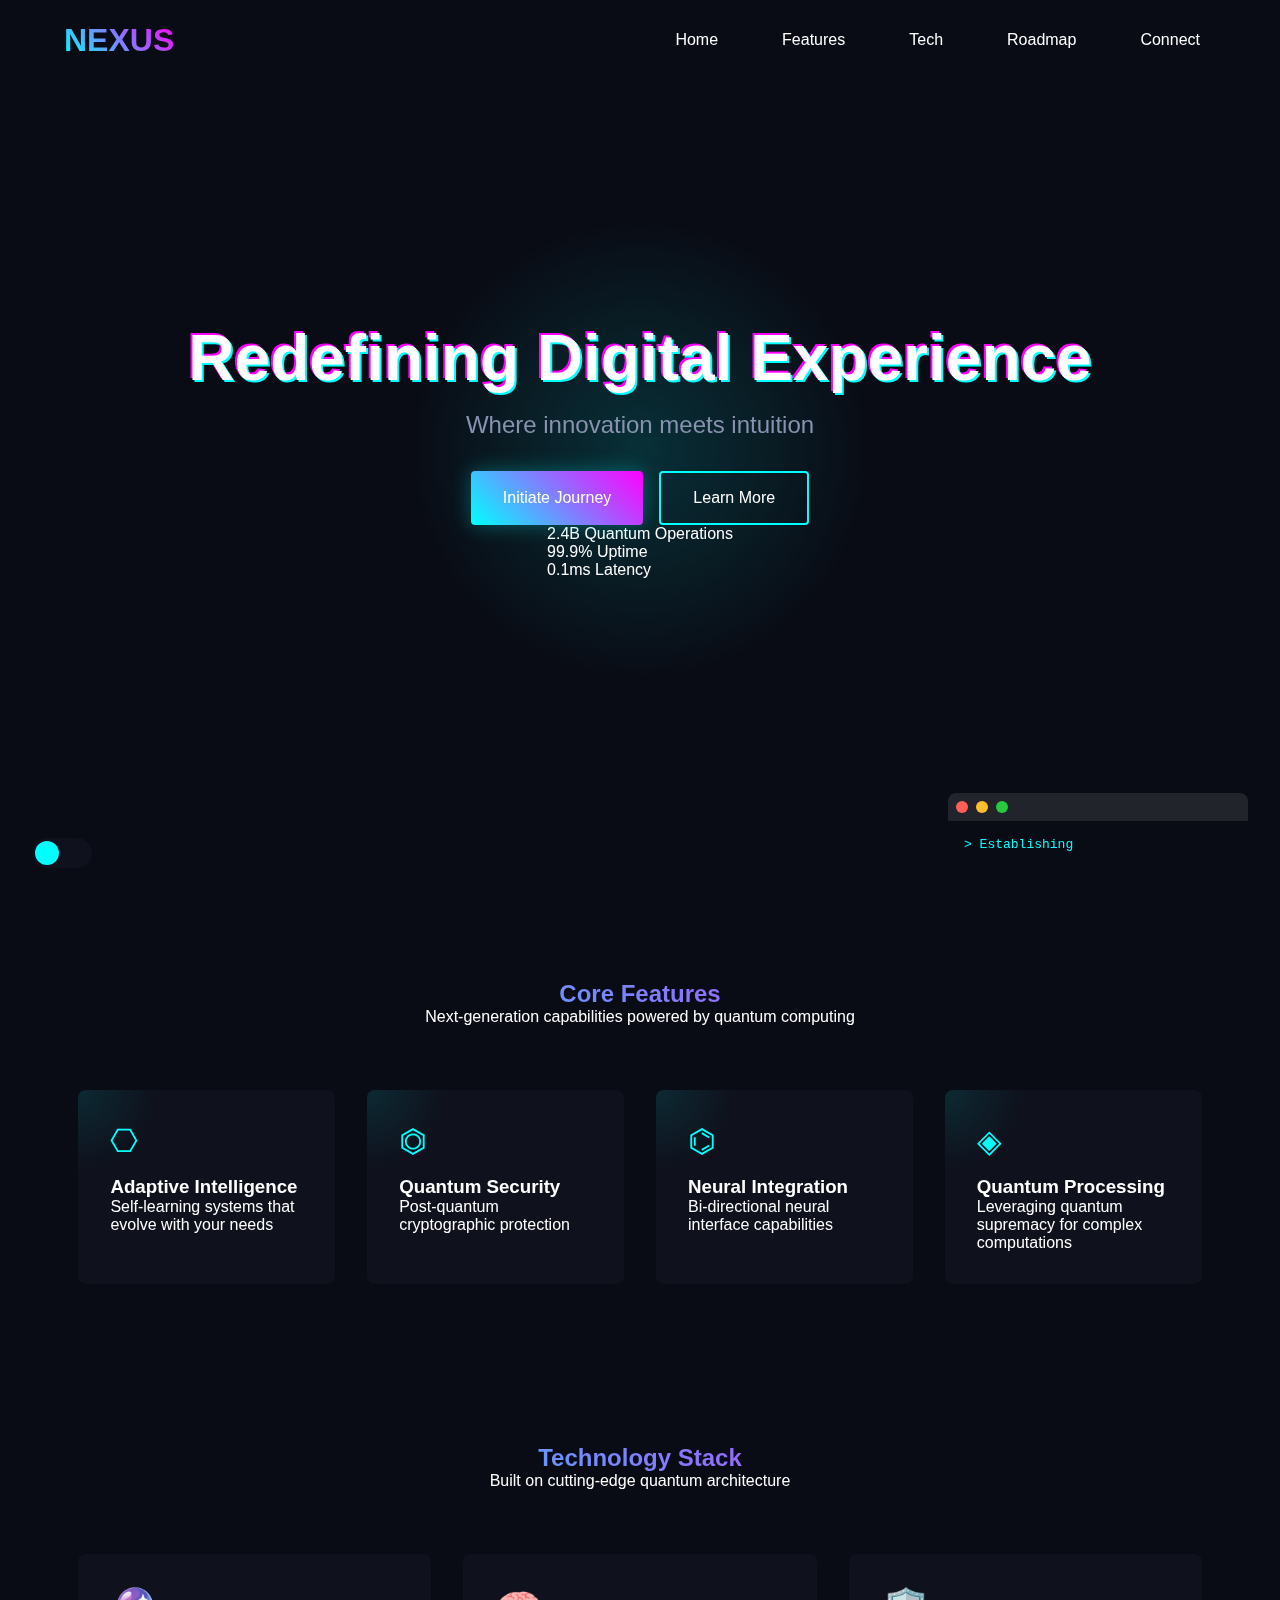
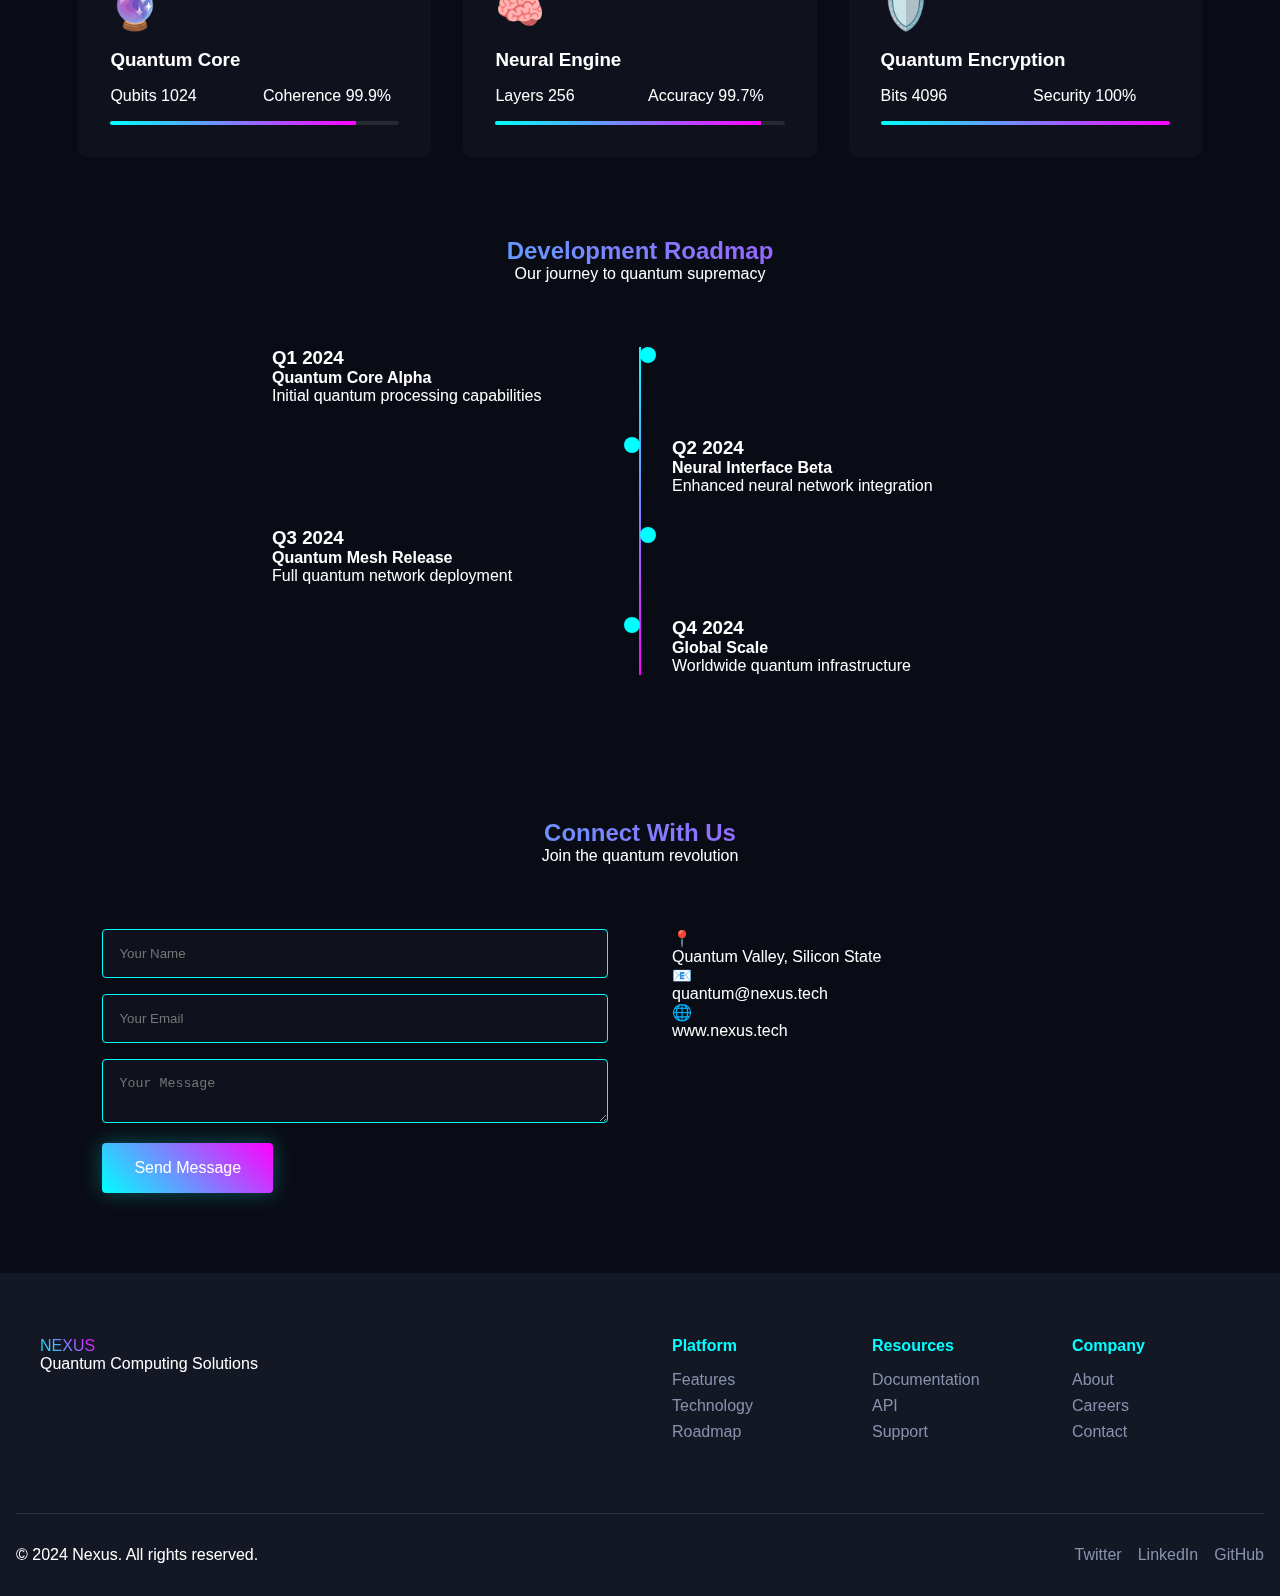
<file: index.html>
<!DOCTYPE html>
<html lang="en">
<head>
    <meta charset="UTF-8">
    <meta name="viewport" content="width=device-width, initial-scale=1.0">
    <title>Next-Gen Interface</title>
    <link rel="stylesheet" href="styles.css">
</head>
<body>
    <!-- Dynamic Background Elements -->
    <div class="morphing-background"></div>
    
    <!-- Smart Navigation -->
    <nav class="cyber-nav">
        <div class="nav-brand">
            <span class="gradient-text">NEXUS</span>
        </div>
        <div class="nav-menu">
            <a href="index.html" class="nav-link">Home</a>
            <a href="features.html" class="nav-link">Features</a>
            <a href="tech.html" class="nav-link">Tech</a>
            <a href="roadmap.html" class="nav-link">Roadmap</a>
            <a href="connect.html" class="nav-link">Connect</a>
        </div>
    </nav>

    <!-- Holographic Hero Section -->
    <section id="home" class="hologram-hero">
        <div class="hero-content">
            <h1 class="glitch-text">Redefining Digital Experience</h1>
            <p class="hero-subtext">Where innovation meets intuition</p>
            <div class="hero-buttons">
                <button class="neon-button">Initiate Journey</button>
                <button class="ghost-button">Learn More</button>
            </div>
        </div>
        <div class="floating-orb"></div>
        <div class="hero-stats">
            <div class="stat-item">
                <span class="stat-number">2.4B</span>
                <span class="stat-label">Quantum Operations</span>
            </div>
            <div class="stat-item">
                <span class="stat-number">99.9%</span>
                <span class="stat-label">Uptime</span>
            </div>
            <div class="stat-item">
                <span class="stat-number">0.1ms</span>
                <span class="stat-label">Latency</span>
            </div>
        </div>
    </section>

    <!-- Interactive Feature Grid -->
    <section id="features" class="matrix-grid">
        <div class="section-header">
            <h2 class="gradient-text">Core Features</h2>
            <p>Next-generation capabilities powered by quantum computing</p>
        </div>
        <div class="grid-container">
            <div class="grid-item">
                <div class="item-content">
                    <div class="hex-icon">⎔</div>
                    <h3>Adaptive Intelligence</h3>
                    <p>Self-learning systems that evolve with your needs</p>
                </div>
            </div>
            <div class="grid-item">
                <div class="item-content">
                    <div class="hex-icon">⏣</div>
                    <h3>Quantum Security</h3>
                    <p>Post-quantum cryptographic protection</p>
                </div>
            </div>
            <div class="grid-item">
                <div class="item-content">
                    <div class="hex-icon">⌬</div>
                    <h3>Neural Integration</h3>
                    <p>Bi-directional neural interface capabilities</p>
                </div>
            </div>
            <div class="grid-item">
                <div class="item-content">
                    <div class="hex-icon">◈</div>
                    <h3>Quantum Processing</h3>
                    <p>Leveraging quantum supremacy for complex computations</p>
                </div>
            </div>
        </div>
    </section>

    <!-- Technology Stack -->
    <section id="tech" class="tech-stack">
        <div class="section-header">
            <h2 class="gradient-text">Technology Stack</h2>
            <p>Built on cutting-edge quantum architecture</p>
        </div>
        <div class="tech-grid">
            <div class="tech-card">
                <div class="tech-icon">🔮</div>
                <h3>Quantum Core</h3>
                <div class="tech-stats">
                    <div class="stat">
                        <span class="label">Qubits</span>
                        <span class="value">1024</span>
                    </div>
                    <div class="stat">
                        <span class="label">Coherence</span>
                        <span class="value">99.9%</span>
                    </div>
                </div>
                <div class="progress-bar">
                    <div class="progress" style="width: 85%"></div>
                </div>
            </div>
            <div class="tech-card">
                <div class="tech-icon">🧠</div>
                <h3>Neural Engine</h3>
                <div class="tech-stats">
                    <div class="stat">
                        <span class="label">Layers</span>
                        <span class="value">256</span>
                    </div>
                    <div class="stat">
                        <span class="label">Accuracy</span>
                        <span class="value">99.7%</span>
                    </div>
                </div>
                <div class="progress-bar">
                    <div class="progress" style="width: 92%"></div>
                </div>
            </div>
            <div class="tech-card">
                <div class="tech-icon">🛡️</div>
                <h3>Quantum Encryption</h3>
                <div class="tech-stats">
                    <div class="stat">
                        <span class="label">Bits</span>
                        <span class="value">4096</span>
                    </div>
                    <div class="stat">
                        <span class="label">Security</span>
                        <span class="value">100%</span>
                    </div>
                </div>
                <div class="progress-bar">
                    <div class="progress" style="width: 100%"></div>
                </div>
            </div>
        </div>
    </section>

    <!-- Roadmap Section -->
    <section id="roadmap" class="roadmap">
        <div class="section-header">
            <h2 class="gradient-text">Development Roadmap</h2>
            <p>Our journey to quantum supremacy</p>
        </div>
        <div class="timeline">
            <div class="timeline-item">
                <div class="timeline-dot"></div>
                <div class="timeline-content">
                    <h3>Q1 2024</h3>
                    <h4>Quantum Core Alpha</h4>
                    <p>Initial quantum processing capabilities</p>
                </div>
            </div>
            <div class="timeline-item">
                <div class="timeline-dot"></div>
                <div class="timeline-content">
                    <h3>Q2 2024</h3>
                    <h4>Neural Interface Beta</h4>
                    <p>Enhanced neural network integration</p>
                </div>
            </div>
            <div class="timeline-item active">
                <div class="timeline-dot"></div>
                <div class="timeline-content">
                    <h3>Q3 2024</h3>
                    <h4>Quantum Mesh Release</h4>
                    <p>Full quantum network deployment</p>
                </div>
            </div>
            <div class="timeline-item future">
                <div class="timeline-dot"></div>
                <div class="timeline-content">
                    <h3>Q4 2024</h3>
                    <h4>Global Scale</h4>
                    <p>Worldwide quantum infrastructure</p>
                </div>
            </div>
        </div>
    </section>

    <!-- Contact Section -->
    <section id="connect" class="contact">
        <div class="section-header">
            <h2 class="gradient-text">Connect With Us</h2>
            <p>Join the quantum revolution</p>
        </div>
        <div class="contact-container">
            <form class="contact-form">
                <div class="form-group">
                    <input type="text" placeholder="Your Name" class="cyber-input">
                </div>
                <div class="form-group">
                    <input type="email" placeholder="Your Email" class="cyber-input">
                </div>
                <div class="form-group">
                    <textarea placeholder="Your Message" class="cyber-input"></textarea>
                </div>
                <button type="submit" class="neon-button">Send Message</button>
            </form>
            <div class="contact-info">
                <div class="info-item">
                    <div class="info-icon">📍</div>
                    <p>Quantum Valley, Silicon State</p>
                </div>
                <div class="info-item">
                    <div class="info-icon">📧</div>
                    <p>quantum@nexus.tech</p>
                </div>
                <div class="info-item">
                    <div class="info-icon">🌐</div>
                    <p>www.nexus.tech</p>
                </div>
            </div>
        </div>
    </section>

    <!-- Floating Terminal -->
    <div class="code-terminal">
        <div class="terminal-header">
            <div class="window-controls">
                <span class="control red"></span>
                <span class="control yellow"></span>
                <span class="control green"></span>
            </div>
        </div>
        <div class="terminal-body">
            <code>> System Initialized</code><br>
            <code>> Quantum Link Established</code>
        </div>
    </div>

    <!-- Theme Toggle -->
    <div class="theme-toggle">
        <div class="toggle-switch"></div>
    </div>

    <!-- Neural Network Visualization -->
    <div class="neural-network">
        <div class="node"></div>
        <div class="node"></div>
        <div class="node"></div>
        <div class="connection"></div>
    </div>

    <!-- Footer -->
    <footer class="cyber-footer">
        <div class="footer-content">
            <div class="footer-brand">
                <span class="gradient-text">NEXUS</span>
                <p>Quantum Computing Solutions</p>
            </div>
            <div class="footer-links">
                <div class="footer-section">
                    <h4>Platform</h4>
                    <a href="#features">Features</a>
                    <a href="#tech">Technology</a>
                    <a href="#roadmap">Roadmap</a>
                </div>
                <div class="footer-section">
                    <h4>Resources</h4>
                    <a href="#">Documentation</a>
                    <a href="#">API</a>
                    <a href="#">Support</a>
                </div>
                <div class="footer-section">
                    <h4>Company</h4>
                    <a href="#">About</a>
                    <a href="#">Careers</a>
                    <a href="#">Contact</a>
                </div>
            </div>
        </div>
        <div class="footer-bottom">
            <p>&copy; 2024 Nexus. All rights reserved.</p>
            <div class="social-links">
                <a href="#" class="social-link">Twitter</a>
                <a href="#" class="social-link">LinkedIn</a>
                <a href="#" class="social-link">GitHub</a>
            </div>
        </div>
    </footer>

<script>
// Existing JavaScript
document.addEventListener('mousemove', (e) => {
    const bg = document.querySelector('.morphing-background');
    const x = e.clientX / window.innerWidth;
    const y = e.clientY / window.innerHeight;
    bg.style.setProperty('--x', x);
    bg.style.setProperty('--y', y);
});

document.querySelectorAll('.grid-item').forEach(item => {
    item.addEventListener('mousemove', (e) => {
        const rect = item.getBoundingClientRect();
        const x = e.clientX - rect.left;
        const y = e.clientY - rect.top;
        item.style.setProperty('--mouse-x', `${x}px`);
        item.style.setProperty('--mouse-y', `${y}px`);
    });
});

// Theme Toggle
const toggle = document.querySelector('.theme-toggle');
let isDark = true;
toggle.addEventListener('click', () => {
    isDark = !isDark;
    document.documentElement.style.setProperty('--bg-primary', isDark ? '#0a0c15' : '#f0f4ff');
    document.documentElement.style.setProperty('--text-primary', isDark ? '#ffffff' : '#0a0c15');
    toggle.classList.toggle('light-mode');
});

// Terminal Animation
const terminal = document.querySelector('.terminal-body');
const messages = [
    "> Establishing quantum entanglement...",
    "> Calibrating neural interfaces...",
    "> Synchronizing temporal matrices...",
    "> Initializing quantum cores...",
    "> Network integrity: 100%"
];

let currentMessage = 0;

function typeMessage() {
    terminal.innerHTML = '';
    let i = 0;
    const typing = setInterval(() => {
        terminal.innerHTML += messages[currentMessage][i];
        i++;
        if(i >= messages[currentMessage].length) {
            clearInterval(typing);
            setTimeout(() => {
                currentMessage = (currentMessage + 1) % messages.length;
                typeMessage();
            }, 2000);
        }
    }, 50);
}

typeMessage();

// Smooth Scroll
document.querySelectorAll('a[href^="#"]').forEach(anchor => {
    anchor.addEventListener('click', function (e) {
        e.preventDefault();
        document.querySelector(this.getAttribute('href')).scrollIntoView({
            behavior: 'smooth'
        });
    });
});

// Animation on Scroll
const observerOptions = {
    threshold: 0.1,
    rootMargin: '0px'
};

const observer = new IntersectionObserver((entries) => {
    entries.forEach(entry => {
        if (entry.isIntersecting) {
            entry.target.classList.add('animate-in');
        }
    });
}, observerOptions);

document.querySelectorAll('.grid-item, .tech-card, .timeline-item, .contact-form')
    .forEach(el => observer.observe(el));

// Progress Bar Animation
function animateProgress() {
    document.querySelectorAll('.progress-bar .progress').forEach(bar => {
        const width = bar.style.width;
        bar.style.width = '0';
        setTimeout(() => {
            bar.style.width = width;
        }, 100);
    });
}

// Initialize animations
document.addEventListener('DOMContentLoaded', () => {
    animateProgress();
});
</script>
</body>
</html>
</file>
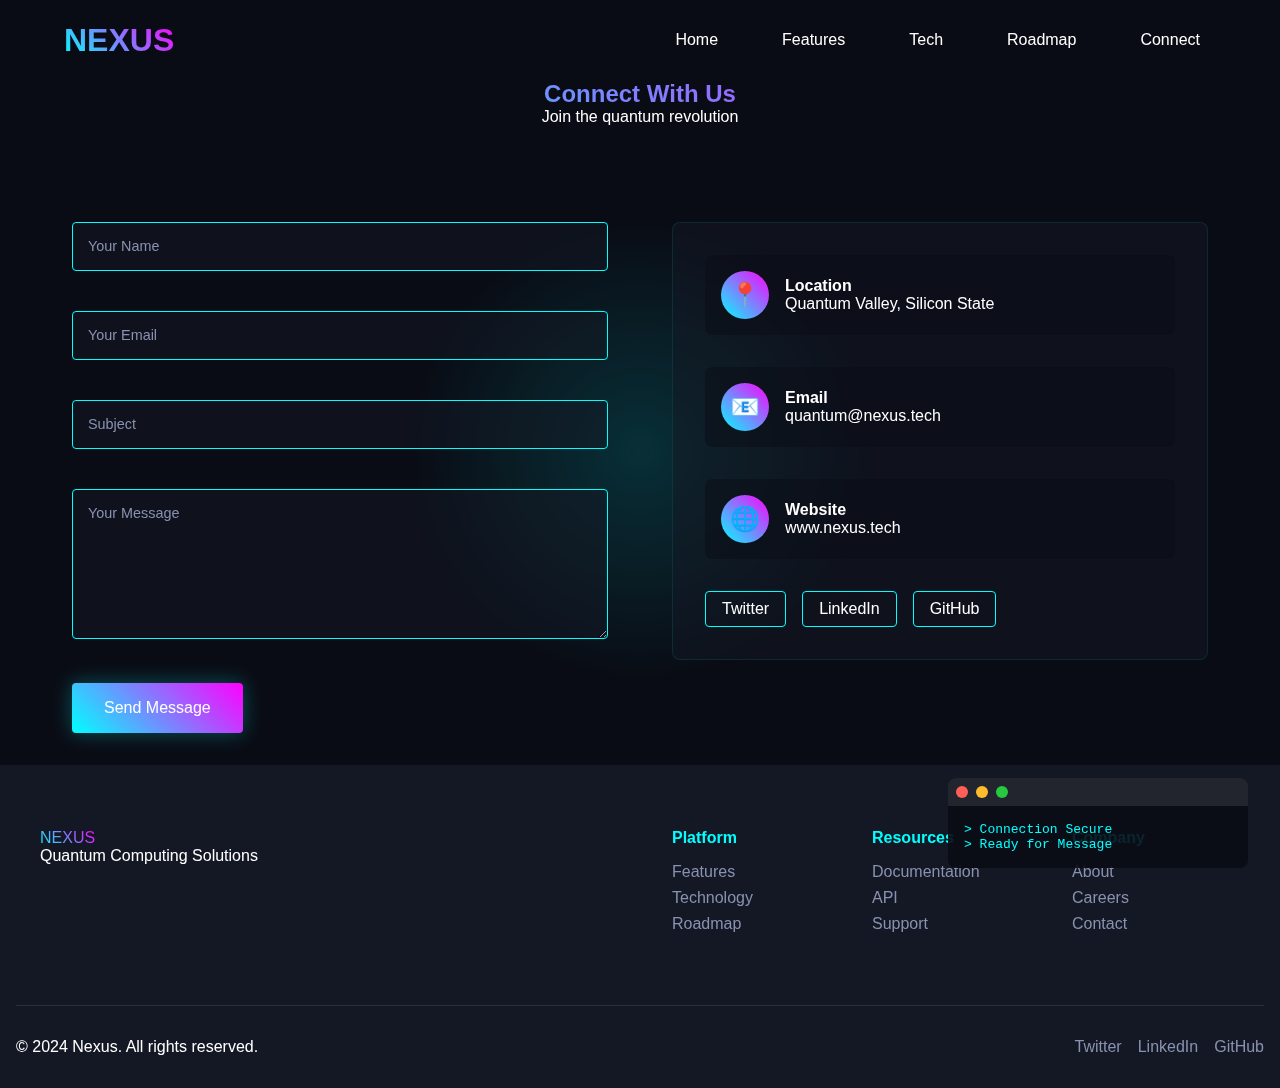
<file: connect.html>
<!DOCTYPE html>
<html lang="en">
<head>
    <meta charset="UTF-8">
    <meta name="viewport" content="width=device-width, initial-scale=1.0">
    <title>Contact Us - NEXUS</title>
    <link rel="stylesheet" href="styles.css">
    <style>
        /* Additional Contact-specific styles */
        .contact-grid {
            display: grid;
            grid-template-columns: 1fr 1fr;
            gap: 4rem;
            max-width: 1200px;
            margin: 0 auto;
            padding: 2rem;
        }

        @media (max-width: 768px) {
            .contact-grid {
                grid-template-columns: 1fr;
                gap: 2rem;
            }
        }

        .contact-info-card {
            background: rgba(20, 24, 36, 0.5);
            border-radius: 8px;
            padding: 2rem;
            border: 1px solid rgba(0, 255, 255, 0.1);
        }

        .info-item {
            display: flex;
            align-items: center;
            gap: 1rem;
            margin-bottom: 2rem;
            padding: 1rem;
            background: rgba(10, 12, 21, 0.5);
            border-radius: 8px;
            transition: transform 0.3s ease;
        }

        .info-item:hover {
            transform: translateX(10px);
            background: rgba(0, 255, 255, 0.1);
        }

        .info-icon {
            width: 48px;
            height: 48px;
            display: flex;
            align-items: center;
            justify-content: center;
            background: linear-gradient(45deg, var(--gradient-start), var(--gradient-end));
            border-radius: 50%;
            font-size: 1.5rem;
        }

        .form-group {
            margin-bottom: 1.5rem;
            position: relative;
        }

        .form-label {
            position: absolute;
            left: 1rem;
            top: 1rem;
            color: var(--text-secondary);
            transition: all 0.3s ease;
            pointer-events: none;
            font-size: 0.9rem;
        }

        .cyber-input:focus + .form-label,
        .cyber-input:not(:placeholder-shown) + .form-label {
            top: -0.5rem;
            left: 0.5rem;
            font-size: 0.8rem;
            color: var(--accent-primary);
            background: var(--bg-primary);
            padding: 0 0.5rem;
        }

        .cyber-textarea {
            min-height: 150px;
            resize: vertical;
        }

        .contact-social {
            display: flex;
            gap: 1rem;
            margin-top: 2rem;
        }

        .social-button {
            padding: 0.5rem 1rem;
            border: 1px solid var(--accent-primary);
            border-radius: 4px;
            color: var(--text-primary);
            text-decoration: none;
            transition: all 0.3s ease;
            background: transparent;
        }

        .social-button:hover {
            background: var(--accent-primary);
            color: var(--bg-primary);
        }

        .success-message {
            display: none;
            background: rgba(0, 255, 0, 0.1);
            border: 1px solid #00ff00;
            padding: 1rem;
            border-radius: 4px;
            margin-top: 1rem;
        }

        .loading-indicator {
            display: none;
            width: 24px;
            height: 24px;
            border: 2px solid var(--accent-primary);
            border-radius: 50%;
            border-top-color: transparent;
            animation: spin 1s linear infinite;
            margin: 0 auto;
        }

        @keyframes spin {
            to { transform: rotate(360deg); }
        }
    </style>
</head>
<body>
    <!-- Navigation -->
    <nav class="cyber-nav">
        <div class="nav-brand">
            <span class="gradient-text">NEXUS</span>
        </div>
        <div class="nav-menu">
            <a href="index.html" class="nav-link">Home</a>
            <a href="features.html" class="nav-link">Features</a>
            <a href="tech.html" class="nav-link">Tech</a>
            <a href="roadmap.html" class="nav-link">Roadmap</a>
            <a href="#" class="nav-link active">Connect</a>
        </div>
    </nav>

    <!-- Morphing Background -->
    <div class="morphing-background"></div>

    <!-- Contact Section -->
    <section class="contact-section" style="padding-top: var(--nav-height);">
        <div class="section-header">
            <h2 class="gradient-text">Connect With Us</h2>
            <p class="text-secondary">Join the quantum revolution</p>
        </div>

        <div class="contact-grid">
            <!-- Contact Form -->
            <div class="contact-form-container">
                <form id="contactForm" class="contact-form">
                    <div class="form-group">
                        <input type="text" class="cyber-input" id="name" placeholder=" " required>
                        <label for="name" class="form-label">Your Name</label>
                    </div>
                    <div class="form-group">
                        <input type="email" class="cyber-input" id="email" placeholder=" " required>
                        <label for="email" class="form-label">Your Email</label>
                    </div>
                    <div class="form-group">
                        <input type="text" class="cyber-input" id="subject" placeholder=" " required>
                        <label for="subject" class="form-label">Subject</label>
                    </div>
                    <div class="form-group">
                        <textarea class="cyber-input cyber-textarea" id="message" placeholder=" " required></textarea>
                        <label for="message" class="form-label">Your Message</label>
                    </div>
                    <button type="submit" class="neon-button">
                        <span class="button-text">Send Message</span>
                        <div class="loading-indicator"></div>
                    </button>
                    <div class="success-message">
                        Message sent successfully! We'll get back to you soon.
                    </div>
                </form>
            </div>

            <!-- Contact Info -->
            <div class="contact-info">
                <div class="contact-info-card">
                    <div class="info-item">
                        <div class="info-icon">📍</div>
                        <div>
                            <h4>Location</h4>
                            <p>Quantum Valley, Silicon State</p>
                        </div>
                    </div>
                    <div class="info-item">
                        <div class="info-icon">📧</div>
                        <div>
                            <h4>Email</h4>
                            <p>quantum@nexus.tech</p>
                        </div>
                    </div>
                    <div class="info-item">
                        <div class="info-icon">🌐</div>
                        <div>
                            <h4>Website</h4>
                            <p>www.nexus.tech</p>
                        </div>
                    </div>

                    <div class="contact-social">
                        <a href="#" class="social-button">Twitter</a>
                        <a href="#" class="social-button">LinkedIn</a>
                        <a href="#" class="social-button">GitHub</a>
                    </div>
                </div>
            </div>
        </div>
    </section>

    <!-- Floating Terminal -->
    <div class="code-terminal">
        <div class="terminal-header">
            <div class="window-controls">
                <span class="control red"></span>
                <span class="control yellow"></span>
                <span class="control green"></span>
            </div>
        </div>
        <div class="terminal-body">
            <code>> Connection Secure</code><br>
            <code>> Ready for Message</code>
        </div>
    </div>

    <script>
        // Form Handling
        document.getElementById('contactForm').addEventListener('submit', function(e) {
            e.preventDefault();
            
            // Show loading state
            const button = this.querySelector('button');
            const buttonText = button.querySelector('.button-text');
            const loadingIndicator = button.querySelector('.loading-indicator');
            
            buttonText.style.display = 'none';
            loadingIndicator.style.display = 'block';
            button.disabled = true;

            // Simulate form submission
            setTimeout(() => {
                // Hide loading state
                buttonText.style.display = 'block';
                loadingIndicator.style.display = 'none';
                button.disabled = false;

                // Show success message
                document.querySelector('.success-message').style.display = 'block';

                // Update terminal
                updateTerminal('Message sent successfully!');

                // Reset form
                this.reset();
            }, 2000);
        });

        // Terminal Updates
        function updateTerminal(message) {
            const terminal = document.querySelector('.terminal-body');
            const timestamp = new Date().toLocaleTimeString();
            
            terminal.innerHTML = `
                <code>> ${timestamp}</code><br>
                <code>> ${message}</code>
            `;
        }

        // Background Effect
        document.addEventListener('mousemove', (e) => {
            const bg = document.querySelector('.morphing-background');
            const x = e.clientX / window.innerWidth;
            const y = e.clientY / window.innerHeight;
            bg.style.setProperty('--x', x);
            bg.style.setProperty('--y', y);
        });

        // Animate info items on scroll
        const observerOptions = {
            threshold: 0.1,
            rootMargin: '0px'
        };

        const observer = new IntersectionObserver((entries) => {
            entries.forEach(entry => {
                if (entry.isIntersecting) {
                    entry.target.style.transform = 'translateX(0)';
                    entry.target.style.opacity = '1';
                }
            });
        }, observerOptions);

        document.querySelectorAll('.info-item').forEach(item => {
            item.style.transform = 'translateX(-20px)';
            item.style.opacity = '0';
            item.style.transition = 'all 0.5s ease';
            observer.observe(item);
        });
    </script>
</body>
</html>
 <!-- Footer -->
 <footer class="cyber-footer">
    <div class="footer-content">
        <div class="footer-brand">
            <span class="gradient-text">NEXUS</span>
            <p>Quantum Computing Solutions</p>
        </div>
        <div class="footer-links">
            <div class="footer-section">
                <h4>Platform</h4>
                <a href="#features">Features</a>
                <a href="#tech">Technology</a>
                <a href="#roadmap">Roadmap</a>
            </div>
            <div class="footer-section">
                <h4>Resources</h4>
                <a href="#">Documentation</a>
                <a href="#">API</a>
                <a href="#">Support</a>
            </div>
            <div class="footer-section">
                <h4>Company</h4>
                <a href="#">About</a>
                <a href="#">Careers</a>
                <a href="#">Contact</a>
            </div>
        </div>
    </div>
    <div class="footer-bottom">
        <p>&copy; 2024 Nexus. All rights reserved.</p>
        <div class="social-links">
            <a href="#" class="social-link">Twitter</a>
            <a href="#" class="social-link">LinkedIn</a>
            <a href="#" class="social-link">GitHub</a>
        </div>
    </div>
</footer>
</file>
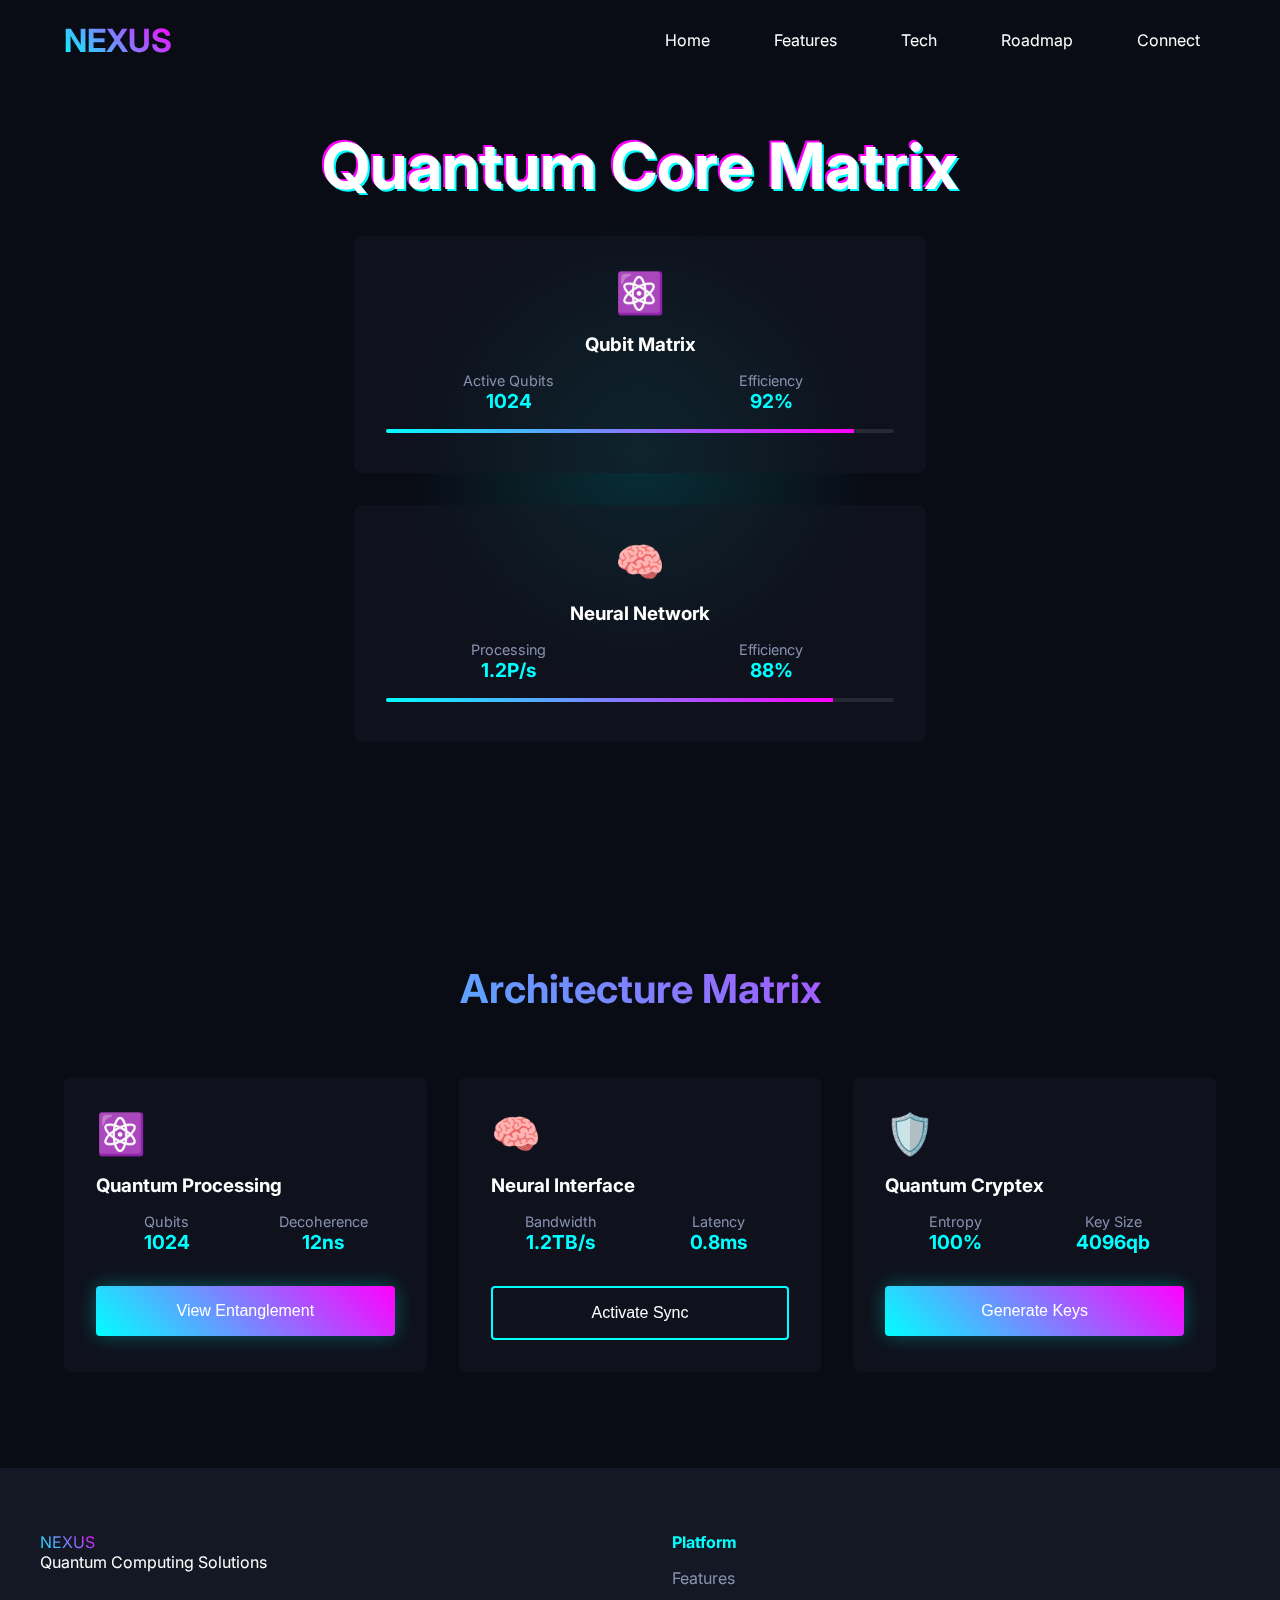
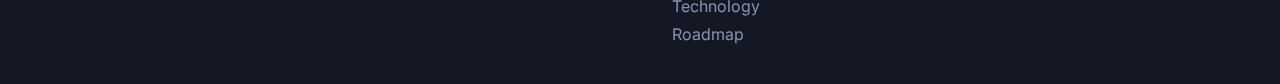
<file: tech.html>
<!DOCTYPE html>
<html lang="en">
<head>
    <meta charset="UTF-8">
    <meta name="viewport" content="width=device-width, initial-scale=1.0">
    <title>NEXUS - Tech</title>
    <link href="https://fonts.googleapis.com/css2?family=Inter:wght@400;500;600;700&display=swap" rel="stylesheet">
    <style>
        :root {
            --bg-primary: #0a0c15;
            --bg-secondary: #141824;
            --text-primary: #ffffff;
            --text-secondary: #8892b0;
            --accent-primary: #00ffff;
            --accent-secondary: #ff00ff;
            --gradient-start: #00ffff;
            --gradient-end: #ff00ff;
            --nav-height: 80px;
            --x: 0.5;
            --y: 0.5;
        }

        * {
            margin: 0;
            padding: 0;
            box-sizing: border-box;
        }

        body {
            background-color: var(--bg-primary);
            color: var(--text-primary);
            font-family: 'Inter', sans-serif;
            overflow-x: hidden;
        }

        .morphing-background {
            position: fixed;
            top: 0;
            left: 0;
            width: 100vw;
            height: 100vh;
            background: radial-gradient(
                circle at calc(var(--x) * 100%) calc(var(--y) * 100%),
                rgba(0, 255, 255, 0.15),
                transparent 30%
            );
            pointer-events: none;
            z-index: -1;
        }

        .cyber-nav {
            position: fixed;
            top: 0;
            width: 100%;
            height: var(--nav-height);
            background: rgba(10, 12, 21, 0.8);
            backdrop-filter: blur(10px);
            display: flex;
            justify-content: space-between;
            align-items: center;
            padding: 0 5%;
            z-index: 1000;
        }

        .nav-brand {
            font-size: 2rem;
            font-weight: bold;
        }

        .nav-menu {
            display: flex;
            gap: 2rem;
        }

        .nav-link {
            color: var(--text-primary);
            text-decoration: none;
            font-size: 1rem;
            position: relative;
            padding: 0.5rem 1rem;
        }

        .nav-link::after {
            content: '';
            position: absolute;
            bottom: 0;
            left: 0;
            width: 0;
            height: 2px;
            background: linear-gradient(to right, var(--gradient-start), var(--gradient-end));
            transition: width 0.3s ease;
        }

        .nav-link:hover::after {
            width: 100%;
        }

        .hologram-hero {
            min-height: 100vh;
            display: flex;
            flex-direction: column;
            justify-content: center;
            align-items: center;
            padding: 5rem 1rem;
            position: relative;
            overflow: hidden;
        }

        .hero-content {
            text-align: center;
            z-index: 1;
        }

        .glitch-text {
            font-size: 4rem;
            font-weight: bold;
            text-shadow: 2px 2px var(--accent-primary),
                         -2px -2px var(--accent-secondary);
            animation: glitch 1s infinite;
        }

        .gradient-text {
            background: linear-gradient(45deg, var(--gradient-start), var(--gradient-end));
            -webkit-background-clip: text;
            background-clip: text;
            color: transparent;
        }

        .grid-container {
            display: grid;
            grid-template-columns: repeat(auto-fit, minmax(300px, 1fr));
            gap: 2rem;
            padding: 2rem 5%;
        }

        .tech-card {
            background: rgba(20, 24, 36, 0.5);
            border-radius: 8px;
            padding: 2rem;
            transition: transform 0.3s ease;
        }

        .tech-card:hover {
            transform: translateY(-5px);
        }

        .tech-icon {
            font-size: 2.5rem;
            margin-bottom: 1rem;
        }

        .matrix-stats {
            display: grid;
            grid-template-columns: 1fr 1fr;
            gap: 1rem;
            margin: 1rem 0;
        }

        .stat {
            display: flex;
            flex-direction: column;
            align-items: center;
        }

        .stat-label {
            color: var(--text-secondary);
            font-size: 0.9rem;
        }

        .stat-value {
            font-size: 1.2rem;
            font-weight: bold;
            color: var(--accent-primary);
        }

        .progress-bar {
            width: 100%;
            height: 4px;
            background: rgba(255, 255, 255, 0.1);
            border-radius: 2px;
            overflow: hidden;
            margin: 0.5rem 0;
        }

        .progress {
            height: 100%;
            background: linear-gradient(to right, var(--gradient-start), var(--gradient-end));
            transition: width 1.5s ease;
        }

        .neon-button {
            padding: 1rem 2rem;
            border: none;
            background: linear-gradient(45deg, var(--gradient-start), var(--gradient-end));
            color: var(--text-primary);
            font-size: 1rem;
            border-radius: 4px;
            cursor: pointer;
            transition: transform 0.3s ease;
            box-shadow: 0 0 20px rgba(0, 255, 255, 0.3);
            width: 100%;
            margin-top: 1rem;
        }

        .neon-button:hover {
            transform: translateY(-2px);
            box-shadow: 0 0 30px rgba(0, 255, 255, 0.5);
        }

        .ghost-button {
            padding: 1rem 2rem;
            background: transparent;
            border: 2px solid var(--accent-primary);
            color: var(--text-primary);
            font-size: 1rem;
            border-radius: 4px;
            cursor: pointer;
            transition: all 0.3s ease;
            width: 100%;
            margin-top: 1rem;
        }

        .ghost-button:hover {
            background: rgba(0, 255, 255, 0.1);
        }

        .section-header {
            text-align: center;
            margin: 4rem 0 2rem;
        }

        .section-header h2 {
            font-size: 2.5rem;
            margin-bottom: 1rem;
        }

        .cyber-footer {
            background: var(--bg-secondary);
            padding: 4rem 1rem 2rem;
            margin-top: 4rem;
        }

        .footer-content {
            max-width: 1200px;
            margin: 0 auto;
            display: grid;
            grid-template-columns: repeat(auto-fit, minmax(250px, 1fr));
            gap: 4rem;
        }

        .footer-links {
            display: grid;
            grid-template-columns: repeat(auto-fit, minmax(150px, 1fr));
            gap: 2rem;
        }

        .footer-section h4 {
            color: var(--accent-primary);
            margin-bottom: 1rem;
        }

        .footer-section a {
            display: block;
            color: var(--text-secondary);
            text-decoration: none;
            margin-bottom: 0.5rem;
            transition: color 0.3s ease;
        }

        .footer-section a:hover {
            color: var(--text-primary);
        }

        .footer-bottom {
            margin-top: 4rem;
            padding-top: 2rem;
            border-top: 1px solid rgba(255, 255, 255, 0.1);
            display: flex;
            justify-content: space-between;
            align-items: center;
        }

        .social-links {
            display: flex;
            gap: 1rem;
        }

        .social-link {
            color: var(--text-secondary);
            text-decoration: none;
            transition: color 0.3s ease;
        }

        .social-link:hover {
            color: var(--accent-primary);
        }

        @keyframes glitch {
            0% {
                text-shadow: 2px 2px var(--accent-primary),
                           -2px -2px var(--accent-secondary);
            }
            25% {
                text-shadow: -2px 2px var(--accent-primary),
                           2px -2px var(--accent-secondary);
            }
            50% {
                text-shadow: 2px -2px var(--accent-primary),
                           -2px 2px var(--accent-secondary);
            }
            75% {
                text-shadow: -2px -2px var(--accent-primary),
                           2px 2px var(--accent-secondary);
            }
            100% {
                text-shadow: 2px 2px var(--accent-primary),
                           -2px -2px var(--accent-secondary);
            }
        }

        @media (max-width: 768px) {
            .nav-menu {
                display: none;
            }
            
            .glitch-text {
                font-size: 2.5rem;
            }
        }
    </style>
</head>
<body>
    <div class="morphing-background"></div>

    <nav class="cyber-nav">
        <div class="nav-brand">
            <span class="gradient-text">NEXUS</span>
        </div>
        <div class="nav-menu">
            <a href="index.html" class="nav-link">Home</a>
            <a href="features.html" class="nav-link">Features</a>
            <a href="#tech" class="nav-link active">Tech</a>
            <a href="#roadmap" class="nav-link">Roadmap</a>
            <a href="#connect" class="nav-link">Connect</a>
        </div>
    </nav>

    <section class="hologram-hero">
        <div class="hero-content">
            <h1 class="glitch-text">Quantum Core Matrix</h1>
            <div class="grid-container">
                <div class="tech-card">
                    <div class="tech-icon">⚛️</div>
                    <h3>Qubit Matrix</h3>
                    <div class="matrix-stats">
                        <div class="stat">
                            <span class="stat-label">Active Qubits</span>
                            <span class="stat-value">1024</span>
                        </div>
                        <div class="stat">
                            <span class="stat-label">Efficiency</span>
                            <span class="stat-value">92%</span>
                        </div>
                    </div>
                    <div class="progress-bar">
                        <div class="progress" style="width: 92%"></div>
                    </div>
                </div>
                
                <div class="tech-card">
                    <div class="tech-icon">🧠</div>
                    <h3>Neural Network</h3>
                    <div class="matrix-stats">
                        <div class="stat">
                            <span class="stat-label">Processing</span>
                            <span class="stat-value">1.2P/s</span>
                        </div>
                        <div class="stat">
                            <span class="stat-label">Efficiency</span>
                            <span class="stat-value">88%</span>
                        </div>
                    </div>
                    <div class="progress-bar">
                        <div class="progress" style="width: 88%"></div>
                    </div>
                </div>
            </div>
        </div>
    </section>

    <section class="matrix-grid">
        <div class="section-header">
            <h2 class="gradient-text">Architecture Matrix</h2>
        </div>
        
        <div class="grid-container">
            <div class="tech-card">
                <div class="tech-icon">⚛️</div>
                <h3>Quantum Processing</h3>
                <div class="matrix-stats">
                    <div class="stat">
                        <span class="stat-label">Qubits</span>
                        <span class="stat-value">1024</span>
                    </div>
                    <div class="stat">
                        <span class="stat-label">Decoherence</span>
                        <span class="stat-value">12ns</span>
                    </div>
                </div>
                <button class="neon-button">View Entanglement</button>
            </div>

            <div class="tech-card">
                <div class="tech-icon">🧠</div>
                <h3>Neural Interface</h3>
                <div class="matrix-stats">
                    <div class="stat">
                        <span class="stat-label">Bandwidth</span>
                        <span class="stat-value">1.2TB/s</span>
                    </div>
                    <div class="stat">
                        <span class="stat-label">Latency</span>
                        <span class="stat-value">0.8ms</span>
                    </div>
                </div>
                <button class="ghost-button">Activate Sync</button>
            </div>

            <div class="tech-card">
                <div class="tech-icon">🛡️</div>
                <h3>Quantum Cryptex</h3>
                <div class="matrix-stats">
                    <div class="stat">
                        <span class="stat-label">Entropy</span>
                        <span class="stat-value">100%</span>
                    </div>
                    <div class="stat">
                        <span class="stat-label">Key Size</span>
                        <span class="stat-value">4096qb</span>
                    </div>
                </div>
                <button class="neon-button">Generate Keys</button>
            </div>
        </div>
    </section>

    <footer class="cyber-footer">
        <div class="footer-content">
            <div class="footer-brand">
                <span class="gradient-text">NEXUS</span>
                <p>Quantum Computing Solutions</p>
            </div>
            <div class="footer-links">
                <div class="footer-section">
                    <h4>Platform</h4>
                    <a href="#features">Features</a>
                    <a href="#tech">Technology</a>
                    <a href="#roadmap">Roadmap</a>
                </div>
</file>
<file: styles.css>
:root {
    --bg-primary: #0a0c15;
    --bg-secondary: #141824;
    --text-primary: #ffffff;
    --text-secondary: #8892b0;
    --accent-primary: #00ffff;
    --accent-secondary: #ff00ff;
    --gradient-start: #00ffff;
    --gradient-end: #ff00ff;
    --nav-height: 80px;
    --x: 0.5;
    --y: 0.5;
  }
  
  /* Global Styles */
  * {
    margin: 0;
    padding: 0;
    box-sizing: border-box;
  }
  
  body {
    background-color: var(--bg-primary);
    color: var(--text-primary);
    font-family: 'Inter', sans-serif;
    overflow-x: hidden;
  }
  
  /* Morphing Background */
  .morphing-background {
    position: fixed;
    top: 0;
    left: 0;
    width: 100vw;
    height: 100vh;
    background: radial-gradient(
      circle at calc(var(--x) * 100%) calc(var(--y) * 100%),
      rgba(0, 255, 255, 0.15),
      transparent 30%
    );
    pointer-events: none;
    z-index: -1;
  }
  
  /* Navigation */
  .cyber-nav {
    position: fixed;
    top: 0;
    width: 100%;
    height: var(--nav-height);
    background: rgba(10, 12, 21, 0.8);
    backdrop-filter: blur(10px);
    display: flex;
    justify-content: space-between;
    align-items: center;
    padding: 0 5%;
    z-index: 1000;
  }
  
  .nav-brand {
    font-size: 2rem;
    font-weight: bold;
  }
  
  .nav-menu {
    display: flex;
    gap: 2rem;
  }
  
  .nav-link {
    color: var(--text-primary);
    text-decoration: none;
    font-size: 1rem;
    position: relative;
    padding: 0.5rem 1rem;
  }
  
  .nav-link::after {
    content: '';
    position: absolute;
    bottom: 0;
    left: 0;
    width: 0;
    height: 2px;
    background: linear-gradient(to right, var(--gradient-start), var(--gradient-end));
    transition: width 0.3s ease;
  }
  
  .nav-link:hover::after {
    width: 100%;
  }
  
  /* Hero Section */
  .hologram-hero {
    min-height: 100vh;
    display: flex;
    flex-direction: column;
    justify-content: center;
    align-items: center;
    padding: 5rem 1rem;
    position: relative;
    overflow: hidden;
  }
  
  .hero-content {
    text-align: center;
    z-index: 1;
  }
  
  .glitch-text {
    font-size: 4rem;
    font-weight: bold;
    text-shadow: 2px 2px var(--accent-primary),
                 -2px -2px var(--accent-secondary);
    animation: glitch 1s infinite;
  }
  
  .hero-subtext {
    font-size: 1.5rem;
    color: var(--text-secondary);
    margin: 1rem 0 2rem;
  }
  
  .hero-buttons {
    display: flex;
    gap: 1rem;
    justify-content: center;
  }
  
  /* Buttons */
  .neon-button {
    padding: 1rem 2rem;
    border: none;
    background: linear-gradient(45deg, var(--gradient-start), var(--gradient-end));
    color: var(--text-primary);
    font-size: 1rem;
    border-radius: 4px;
    cursor: pointer;
    transition: transform 0.3s ease;
    box-shadow: 0 0 20px rgba(0, 255, 255, 0.3);
  }
  
  .neon-button:hover {
    transform: translateY(-2px);
    box-shadow: 0 0 30px rgba(0, 255, 255, 0.5);
  }
  
  .ghost-button {
    padding: 1rem 2rem;
    background: transparent;
    border: 2px solid var(--accent-primary);
    color: var(--text-primary);
    font-size: 1rem;
    border-radius: 4px;
    cursor: pointer;
    transition: all 0.3s ease;
  }
  
  .ghost-button:hover {
    background: rgba(0, 255, 255, 0.1);
  }
  
  /* Feature Grid */
  .matrix-grid {
    padding: 5rem 1rem;
  }
  
  .section-header {
    text-align: center;
    margin-bottom: 4rem;
  }
  
  .gradient-text {
    background: linear-gradient(45deg, var(--gradient-start), var(--gradient-end));
    -webkit-background-clip: text;
    background-clip: text;
    color: transparent;
  }
  
  .grid-container {
    display: grid;
    grid-template-columns: repeat(auto-fit, minmax(250px, 1fr));
    gap: 2rem;
    padding: 0 5%;
  }
  
  .grid-item {
    background: rgba(20, 24, 36, 0.5);
    border-radius: 8px;
    padding: 2rem;
    transition: transform 0.3s ease;
    position: relative;
    overflow: hidden;
  }
  
  .grid-item::before {
    content: '';
    position: absolute;
    top: var(--mouse-y, 0);
    left: var(--mouse-x, 0);
    width: 100%;
    height: 100%;
    background: radial-gradient(circle at center,
      rgba(0, 255, 255, 0.1) 0%,
      transparent 50%);
    transform: translate(-50%, -50%);
    pointer-events: none;
  }
  
  .grid-item:hover {
    transform: translateY(-5px);
  }
  
  .hex-icon {
    font-size: 2rem;
    color: var(--accent-primary);
    margin-bottom: 1rem;
  }
  
  /* Tech Stack */
  .tech-stack {
    padding: 5rem 1rem;
  }
  
  .tech-grid {
    display: grid;
    grid-template-columns: repeat(auto-fit, minmax(300px, 1fr));
    gap: 2rem;
    padding: 0 5%;
  }
  
  .tech-card {
    background: rgba(20, 24, 36, 0.5);
    border-radius: 8px;
    padding: 2rem;
    transition: all 0.3s ease;
  }
  
  .tech-card:hover {
    transform: translateY(-5px);
    box-shadow: 0 0 30px rgba(0, 255, 255, 0.1);
  }
  
  .tech-icon {
    font-size: 2.5rem;
    margin-bottom: 1rem;
  }
  
  .tech-stats {
    display: grid;
    grid-template-columns: 1fr 1fr;
    gap: 1rem;
    margin: 1rem 0;
  }
  
  .progress-bar {
    width: 100%;
    height: 4px;
    background: rgba(255, 255, 255, 0.1);
    border-radius: 2px;
    overflow: hidden;
  }
  
  .progress {
    height: 100%;
    background: linear-gradient(to right, var(--gradient-start), var(--gradient-end));
    transition: width 1.5s ease;
  }
  
  /* Timeline */
  .timeline {
    position: relative;
    max-width: 800px;
    margin: 4rem auto;
    padding: 0 2rem;
  }
  
  .timeline::before {
    content: '';
    position: absolute;
    top: 0;
    left: calc(50% - 1px);
    width: 2px;
    height: 100%;
    background: linear-gradient(to bottom, var(--gradient-start), var(--gradient-end));
  }
  
  .timeline-item {
    position: relative;
    margin: 2rem 0;
    width: calc(50% - 2rem);
  }
  
  .timeline-item:nth-child(even) {
    margin-left: calc(50% + 2rem);
  }
  
  .timeline-dot {
    position: absolute;
    top: 0;
    width: 16px;
    height: 16px;
    background: var(--accent-primary);
    border-radius: 50%;
  }
  
  .timeline-item:nth-child(odd) .timeline-dot {
    right: -3rem;
  }
  
  .timeline-item:nth-child(even) .timeline-dot {
    left: -3rem;
  }
  
  /* Contact Form */
  .contact {
    padding: 5rem 1rem;
  }
  
  .contact-container {
    display: grid;
    grid-template-columns: repeat(auto-fit, minmax(300px, 1fr));
    gap: 4rem;
    max-width: 1200px;
    margin: 0 auto;
    padding: 0 5%;
  }
  
  .cyber-input {
    width: 100%;
    padding: 1rem;
    margin-bottom: 1rem;
    background: rgba(20, 24, 36, 0.5);
    border: 1px solid var(--accent-primary);
    border-radius: 4px;
    color: var(--text-primary);
  }
  
  .cyber-input:focus {
    outline: none;
    box-shadow: 0 0 10px rgba(0, 255, 255, 0.3);
  }
  
  /* Terminal */
  .code-terminal {
    position: fixed;
    bottom: 2rem;
    right: 2rem;
    width: 300px;
    background: rgba(10, 12, 21, 0.9);
    border-radius: 8px;
    overflow: hidden;
    z-index: 100;
  }
  
  .terminal-header {
    padding: 0.5rem;
    background: rgba(255, 255, 255, 0.1);
  }
  
  .window-controls {
    display: flex;
    gap: 0.5rem;
  }
  
  .control {
    width: 12px;
    height: 12px;
    border-radius: 50%;
  }
  
  .control.red { background: #ff5f56; }
  .control.yellow { background: #ffbd2e; }
  .control.green { background: #27c93f; }
  
  .terminal-body {
    padding: 1rem;
    font-family: monospace;
    color: var(--accent-primary);
  }
  
  /* Theme Toggle */
  .theme-toggle {
    position: fixed;
    bottom: 2rem;
    left: 2rem;
    width: 60px;
    height: 30px;
    background: rgba(20, 24, 36, 0.5);
    border-radius: 15px;
    cursor: pointer;
    z-index: 100;
  }
  
  .toggle-switch {
    position: absolute;
    top: 3px;
    left: 3px;
    width: 24px;
    height: 24px;
    background: var(--accent-primary);
    border-radius: 50%;
    transition: transform 0.3s ease;
  }
  
  .theme-toggle.light-mode .toggle-switch {
    transform: translateX(30px);
  }
  
  /* Footer */
  .cyber-footer {
    background: var(--bg-secondary);
    padding: 4rem 1rem 2rem;
  }
  
  .footer-content {
    max-width: 1200px;
    margin: 0 auto;
    display: grid;
    grid-template-columns: repeat(auto-fit, minmax(250px, 1fr));
    gap: 4rem;
  }
  
  .footer-links {
    display: grid;
    grid-template-columns: repeat(auto-fit, minmax(150px, 1fr));
    gap: 2rem;
  }
  
  .footer-section h4 {
    color: var(--accent-primary);
    margin-bottom: 1rem;
  }
  
  .footer-section a {
    display: block;
    color: var(--text-secondary);
    text-decoration: none;
    margin-bottom: 0.5rem;
    transition: color 0.3s ease;
  }
  
  .footer-section a:hover {
    color: var(--text-primary);
  }
  
  .footer-bottom {
    margin-top: 4rem;
    padding-top: 2rem;
    border-top: 1px solid rgba(255, 255, 255, 0.1);
    display: flex;
    justify-content: space-between;
    align-items: center;
  }
  
  .social-links {
    display: flex;
    gap: 1rem;
  }
  
  .social-link {
    color: var(--text-secondary);
    text-decoration: none;
    transition: color 0.3s ease;
  }
  
  .social-link:hover {
    color: var(--accent-primary);
  }
  
  /* Animations */
  @keyframes glitch {
    0% {
      text-shadow: 2px 2px var(--accent-primary),
                   -2px -2px var(--accent-secondary);
    }
    25% {
      text-shadow: -2px 2px var(--accent-primary),
                   2px -2px var(--accent-secondary);
    }
    50% {
      text-shadow: 2px -2px var(--accent-primary),
                   -2px 2px var(--accent-secondary);
    }
    75% {
      text-shadow: -2px -2px var(--accent-primary),
                   2px 2px var(--accent-secondary);
    }
    100% {
      text-shadow: 2px 2px var(--accent-primary),
                   -2px -2px var(--accent-secondary);
    }
  }
  
  /* Responsive Design */
  @media (max-width: 768px) {
    .nav-menu {
      display: none;
    }
    
    .glitch-text {
      font-size: 2.5rem;
    }
    
    .timeline::before {
      left: 0;
    }
    
    .timeline-item {
      width: 100%;
      margin-left: 2rem !important;
    }
    
    .timeline-dot {
      left: -1rem !important;
    }
    
    .code-terminal {
      display: none;
    }
  }
</file>
